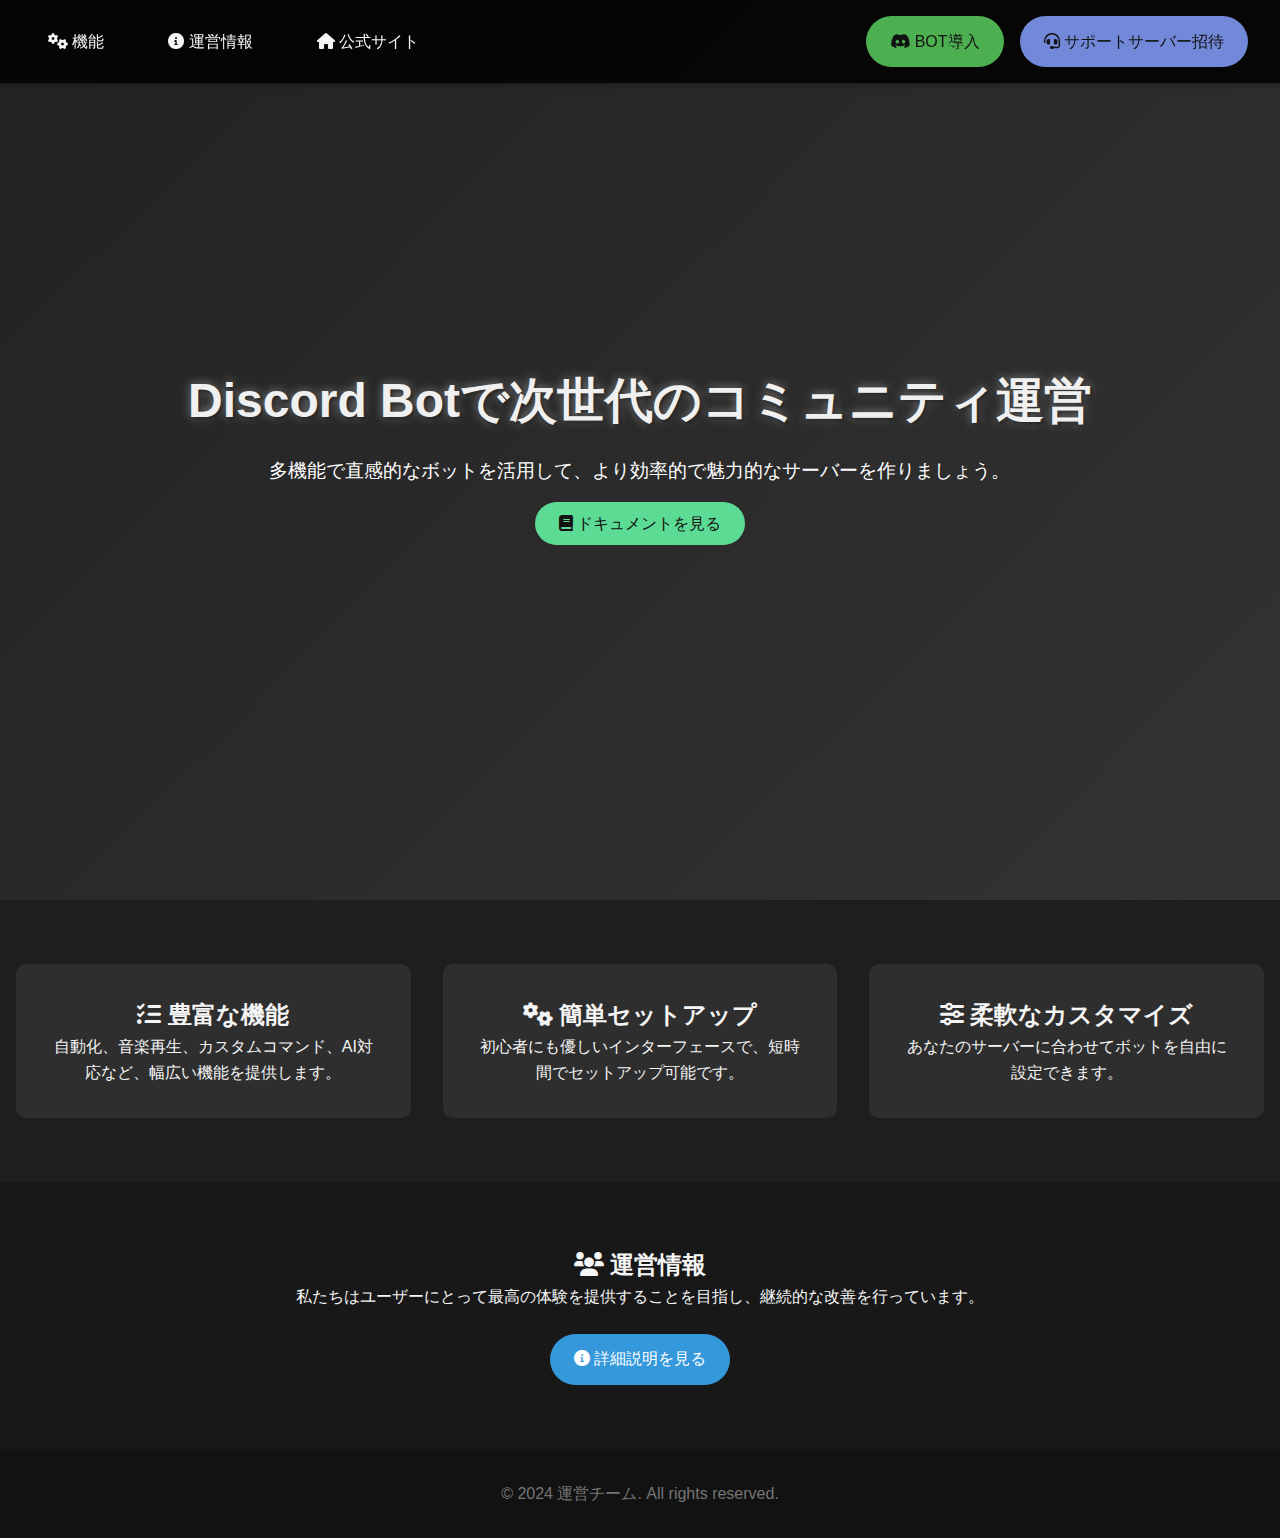
<file: index.html>
<!DOCTYPE html>
<html lang="ja">
<head>
    <meta charset="UTF-8">
    <meta name="viewport" content="width=device-width, initial-scale=1.0">
    <title>Discord Bot サポートページ</title>
    <!-- FontAwesome CDN -->
    <link rel="stylesheet" href="https://cdnjs.cloudflare.com/ajax/libs/font-awesome/6.0.0-beta3/css/all.min.css">
    <link rel="stylesheet" href="styles.css">
</head>
<body>
    <!-- 固定ナビゲーションバー -->
    <nav class="navbar">
        <ul>
            <li><a href="https://example.com/features" target="_blank"><i class="fas fa-cogs"></i> 機能</a></li> <!-- 機能ページのURL -->
            <li><a href="https://vibeshiftteam.github.io/VibeShiftTeam/index.html" target="_blank"><i class="fas fa-info-circle"></i> 運営情報</a></li> <!-- 運営情報ページのURL -->
            <li><a href="https://example.com" target="_blank"><i class="fas fa-home"></i> 公式サイト</a></li> <!-- 公式サイトのURL -->
        </ul>
        <div class="navbar-buttons">
            <a href="https://example.com/bot-invite" class="cta-button bot-invite" target="_blank"><i class="fab fa-discord"></i> BOT導入</a> <!-- BOT導入ページのURL -->
            <a href="https://discord.com/invite/bwFdJZBwpW" class="cta-button support-server" target="_blank"><i class="fas fa-headset"></i> サポートサーバー招待</a> <!-- サポートサーバー招待URL -->
        </div>
    </nav>

    <!-- ヒーローセクション -->
    <header class="hero">
        <div class="hero-content">
            <h1>Discord Botで次世代のコミュニティ運営</h1>
            <p>多機能で直感的なボットを活用して、より効率的で魅力的なサーバーを作りましょう。</p>
            <a href="docs.html" class="cta-button"><i class="fas fa-book"></i> ドキュメントを見る</a> <!-- ドキュメントページ -->
        </div>
    </header>

    <!-- メインセクション -->
    <main>
        <section id="features" class="section features">
            <div class="feature">
                <h2><i class="fas fa-tasks"></i> 豊富な機能</h2>
                <p>自動化、音楽再生、カスタムコマンド、AI対応など、幅広い機能を提供します。</p>
            </div>
            <div class="feature">
                <h2><i class="fas fa-cogs"></i> 簡単セットアップ</h2>
                <p>初心者にも優しいインターフェースで、短時間でセットアップ可能です。</p>
            </div>
            <div class="feature">
                <h2><i class="fas fa-sliders-h"></i> 柔軟なカスタマイズ</h2>
                <p>あなたのサーバーに合わせてボットを自由に設定できます。</p>
            </div>
        </section>
        
        <section id="about" class="section about">
            <div class="about-content">
                <h2><i class="fas fa-users"></i> 運営情報</h2>
                <p>私たちはユーザーにとって最高の体験を提供することを目指し、継続的な改善を行っています。</p>
                <a href="https://vibeshiftteam.github.io/VibeShiftTeam/index.html" class="cta-button" target="_blank"><i class="fas fa-info-circle"></i> 詳細説明を見る</a> <!-- 運営情報詳細ページ -->
            </div>
        </section>
    </main>

    <!-- フッター -->
    <footer class="footer">
        <p>&copy; 2024 運営チーム. All rights reserved.</p>
    </footer>

    <!-- スクリプト -->
    <script src="script.js"></script>
</body>
</html>
</file>
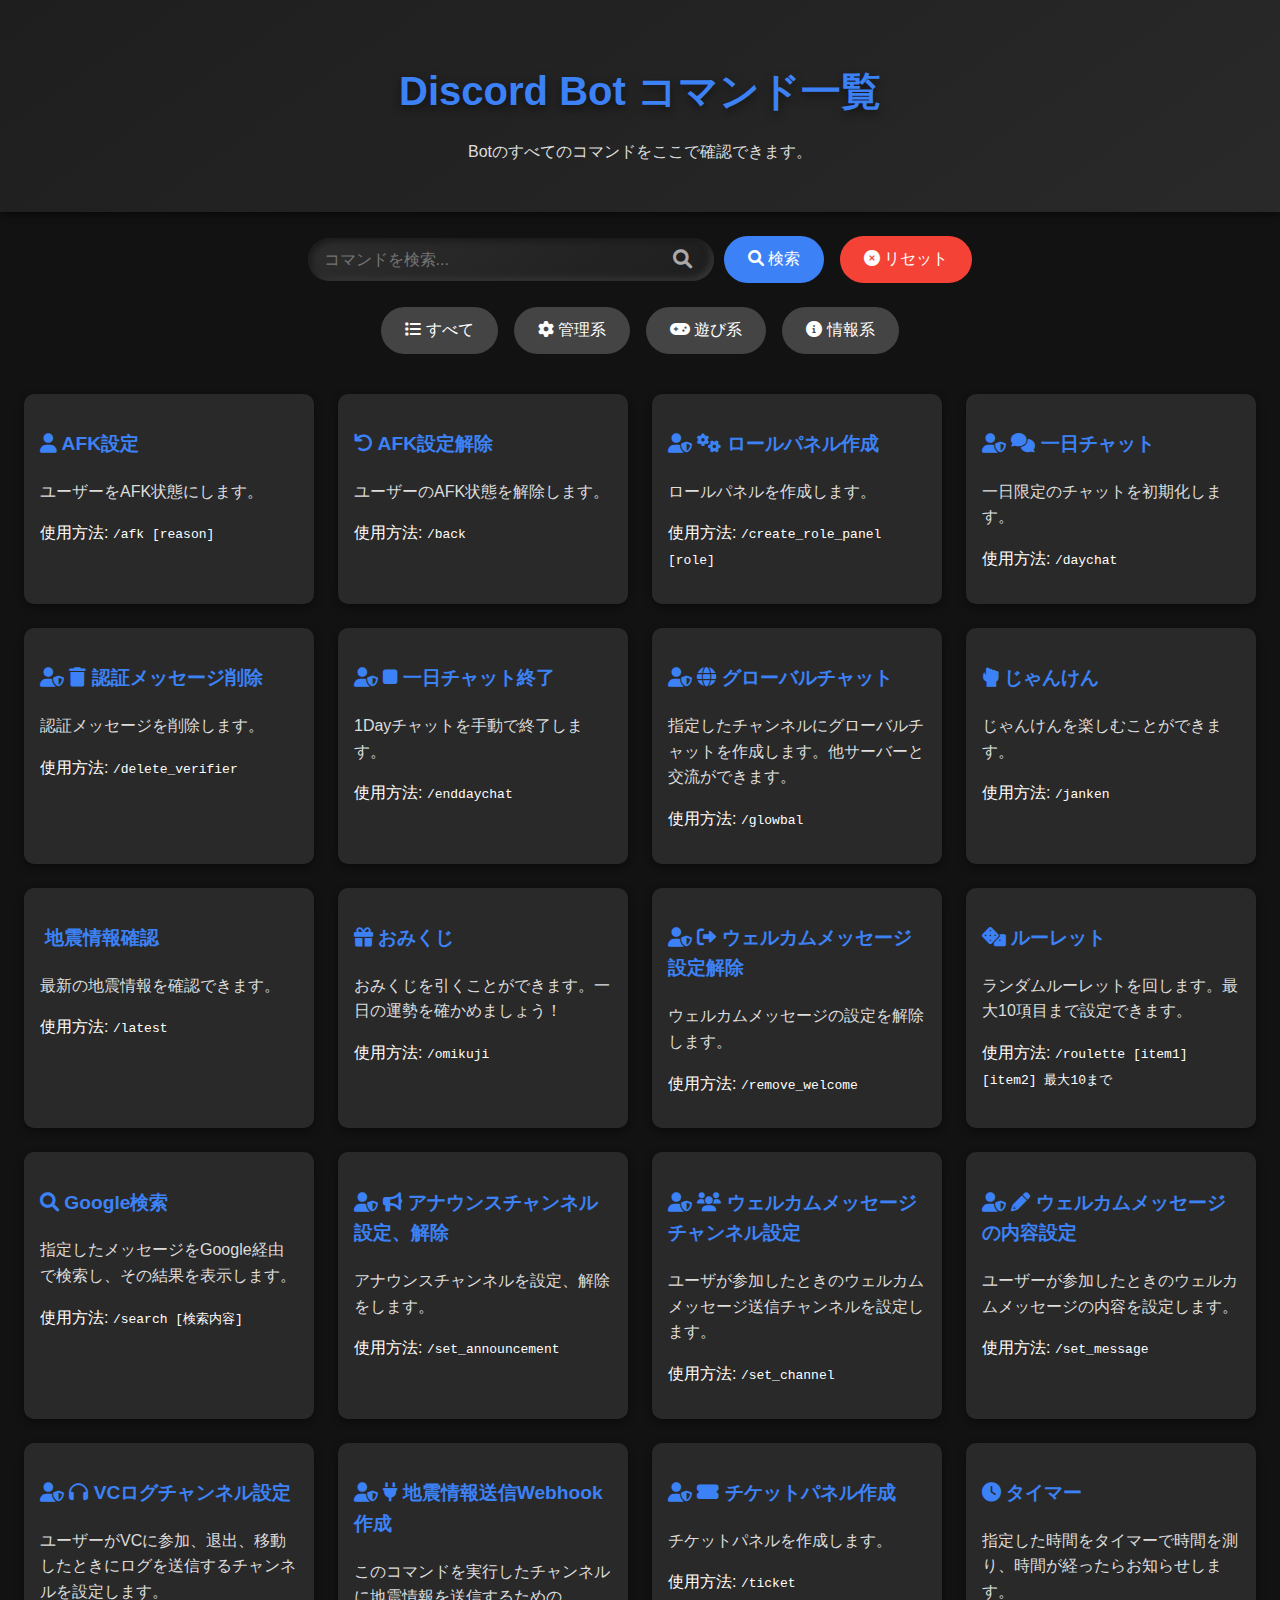
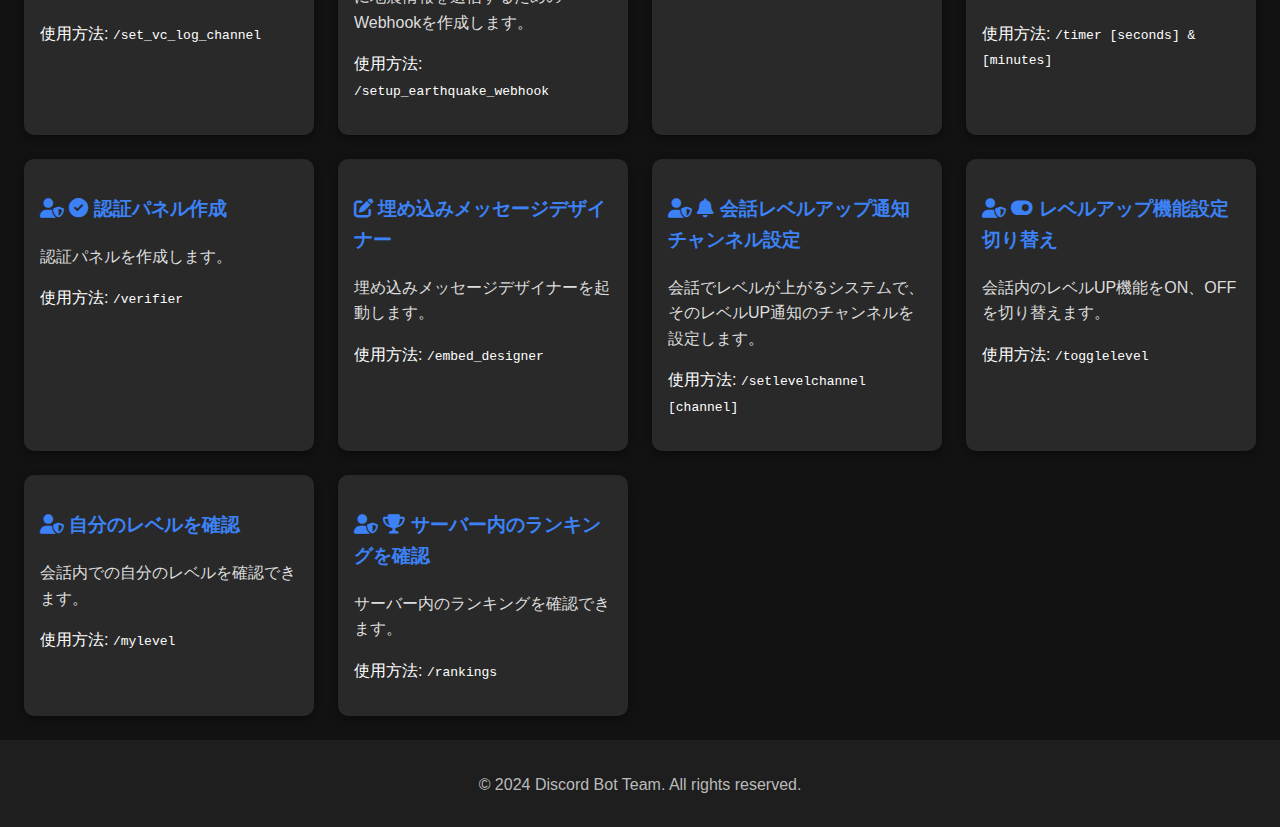
<file: docs.html>
<!DOCTYPE html>
<html lang="ja">
<head>
    <meta charset="UTF-8">
    <meta name="viewport" content="width=device-width, initial-scale=1.0">
    <title>Discord Bot コマンド一覧</title>
    <link rel="stylesheet" href="https://cdnjs.cloudflare.com/ajax/libs/font-awesome/6.0.0-beta3/css/all.min.css">
    <link rel="stylesheet" href="docs.css">
</head>
<body>
    <div id="root">
        <!-- ヘッダー -->
        <header class="header">
            <h1>Discord Bot コマンド一覧</h1>
            <p>Botのすべてのコマンドをここで確認できます。</p>
        </header>

        <!-- 検索機能 -->
        <section class="search-container">
            <div class="search-wrapper">
                <input type="text" id="search" placeholder="コマンドを検索..." />
                <span class="search-icon"><i class="fa fa-search"></i></span>
            </div>
            <button id="search-btn" aria-label="検索実行">
                <i class="fa fa-search"></i> <span>検索</span>
            </button>
            <button id="reset-btn" aria-label="検索リセット">
                <i class="fa fa-times-circle"></i> <span>リセット</span>
            </button>
        </section>

        <!-- コマンドカテゴリー -->
        <section class="category-container">
            <button class="category-btn" data-category="all">
                <i class="fa fa-list"></i> <span>すべて</span>
            </button>
            <button class="category-btn" data-category="1">
                <i class="fa fa-cog"></i> <span>管理系</span>
            </button>
            <button class="category-btn" data-category="2">
                <i class="fa fa-gamepad"></i> <span>遊び系</span>
            </button>
            <button class="category-btn" data-category="3">
                <i class="fa fa-info-circle"></i> <span>情報系</span>
            </button>
        </section>

        <!-- コマンドリスト -->
        <main>
            <section class="command-list" id="command-list">
                <p id="no-results-message" style="text-align: center; color: #bbb; display: none;">
                    検索結果がありません。
                </p>
            </section>
        </main>

        <!-- フッター -->
        <footer class="footer">
            <p>&copy; 2024 Discord Bot Team. All rights reserved.</p>
        </footer>
    </div>

    <script src="docs.js"></script>
</body>
</html>
</file>
<file: styles.css>
/* ベーススタイル */
* {
    margin: 0;
    padding: 0;
    box-sizing: border-box;
}

body {
    font-family: 'Noto Sans JP', sans-serif;
    line-height: 1.6;
    color: #f5f5f5;
    background-color: #121212;
    scroll-behavior: smooth;
}

/* すべてのリンクの下線を削除 */
a {
    text-decoration: none;  /* リンクの下線を削除 */
}

/* ナビゲーションバー */
.navbar {
    position: fixed;
    top: 0;
    width: 100%;
    background: rgba(0, 0, 0, 0.85);
    padding: 1rem 0;
    z-index: 1000;
    box-shadow: 0 2px 5px rgba(0, 0, 0, 0.3);
    display: flex;
    justify-content: space-between;
    align-items: center;
}

.navbar ul {
    list-style: none;
    display: flex;
    gap: 2rem;
    margin-left: 2rem;
}

.navbar ul li a {
    color: #f5f5f5;
    font-size: 1rem;
    padding: 0.5rem 1rem;
    transition: background 0.3s, color 0.3s;
}

.navbar ul li a:hover {
    background: #5cdb95;
    color: #121212;
    border-radius: 5px;
}

/* ボタン */
.navbar-buttons {
    display: flex;
    gap: 1rem;
    margin-right: 2rem;
}

.cta-button {
    background: #5cdb95;
    color: #121212;
    padding: 0.8rem 1.5rem;
    border: none;
    border-radius: 30px;
    font-size: 1rem;
    cursor: pointer;
    transition: transform 0.3s, background 0.3s;
    outline: none;  /* クリック時の枠線を削除 */
}

.cta-button:hover {
    background: #45b582;
    transform: scale(1.1);
}

.cta-button.bot-invite {
    background: #4CAF50;
}

.cta-button.support-server {
    background: #7289da;
}

/* ヒーローヘッダー */
.hero {
    height: 100vh;
    background: linear-gradient(135deg, #222, #333);
    display: flex;
    justify-content: center;
    align-items: center;
    text-align: center;
    color: #fff;
}

.hero-content h1 {
    font-size: 3rem; /* タイトルの大きさ */
    font-weight: bold; /* 太字 */
    color: #f0f0f0; /* 明るい灰色の文字（白に近い） */
    text-shadow: 2px 2px 5px rgba(0, 0, 0, 0.7), /* 黒い控えめな影 */
                 0px 0px 10px rgba(255, 255, 255, 0.5); /* 軽いグロー効果 */
    margin-bottom: 1rem; /* 下の余白 */
    text-align: center; /* 中央寄せ */
}

.hero-content p {
    font-size: 1.2rem;
    margin-bottom: 1.5rem;
}

/* メインセクション */
.section {
    padding: 4rem 1rem;
    text-align: center;
}

.features {
    background: #1e1e1e;
    display: grid;
    grid-template-columns: repeat(auto-fit, minmax(300px, 1fr));
    gap: 2rem;
}

.feature {
    padding: 2rem;
    background: #2e2e2e;
    border-radius: 10px;
    transition: transform 0.3s, box-shadow 0.3s;
}

.feature:hover {
    transform: translateY(-10px);
    box-shadow: 0 5px 15px rgba(255, 255, 255, 0.1);
}

.about {
    background: #181818;
    padding: 4rem 1rem;
}

/* 詳細説明ボタン */
.about-content .cta-button {
    background: #3498db;
    color: #fff;
    padding: 0.8rem 1.5rem;
    border-radius: 30px;
    font-size: 1rem;
    text-align: center;
    display: inline-block;
    margin-top: 1.5rem;
    transition: transform 0.3s, background 0.3s;
}

.about-content .cta-button:hover {
    background: #2980b9;
    transform: scale(1.1);
}

/* フッター */
.footer {
    background: #121212;
    padding: 2rem 1rem;
    text-align: center;
    color: #757575;
}
</file>
<file: docs.css>
/* グローバルスタイル */
:root {
    --primary-color: #3c82f6;
    --background-color: #121212;
    --secondary-background-color: #292929;
    --text-color: #ffffff;
    --muted-text-color: #bbb;
    --danger-color: #f44336;
}

body, html {
    margin: 0;
    padding: 0;
    font-family: 'Arial', sans-serif;
    background: var(--background-color);
    color: var(--text-color);
    line-height: 1.6;
    height: 100%;
}

/* ヘッダー */
.header {
    text-align: center;
    padding: 2rem;
    background: linear-gradient(145deg, #1e1e1e, #292929);
    box-shadow: 0 4px 6px rgba(0, 0, 0, 0.4);
}

.header h1 {
    font-size: 2.5rem;
    color: var(--primary-color);
    text-shadow: 0 4px 10px rgba(0, 0, 0, 0.5);
    margin-bottom: 1rem;
}

.header p {
    font-size: 1rem;
    color: #ddd;
}

/* 検索コンテナ */
.search-container {
    display: flex;
    justify-content: center;
    align-items: center;
    margin: 1.5rem 0;
    gap: 1rem;
    flex-wrap: wrap; /* 子要素を折り返す設定 */
}

.search-wrapper {
    position: relative;
    flex: 1;
    max-width: 400px;
}

#search {
    width: 90%;
    max-width: 350px;
    padding: 0.8rem 2.5rem 0.8rem 1rem;
    border: none;
    border-radius: 30px;
    background: linear-gradient(145deg, #2d2d2d, #1e1e1e);
    color: var(--text-color);
    font-size: 1rem;
    outline: none;
    box-shadow: inset 3px 3px 6px #1a1a1a, inset -3px -3px 6px #383838;
    transition: box-shadow 0.3s ease, transform 0.3s ease;
}

#search:focus {
    box-shadow: 0 0 10px var(--primary-color);
    transform: scale(1.02);
}

.search-icon {
    position: absolute;
    top: 50%;
    right: 1rem;
    transform: translateY(-50%);
    color: #aaa;
    font-size: 1.2rem;
    pointer-events: none;
}

button {
    padding: 0.8rem 1.5rem;
    border: none;
    border-radius: 30px;
    font-size: 1rem;
    cursor: pointer;
    transition: background 0.3s ease, transform 0.2s ease;
}

button:hover {
    transform: scale(1.1);
}

#search-btn {
    background: var(--primary-color);
    color: var(--text-color);
}

#reset-btn {
    background: var(--danger-color);
    color: var(--text-color);
}

/* カテゴリーボタン */
.category-container {
    display: flex;
    justify-content: center;
    margin: 1rem 0;
    gap: 1rem;
    flex-wrap: wrap;
}

.category-btn {
    background: #444;
    color: var(--text-color);
}

.category-btn:hover {
    background: var(--primary-color);
}

/* コマンドリスト */
.command-list {
    display: grid;
    grid-template-columns: repeat(auto-fit, minmax(280px, 1fr));
    gap: 1.5rem;
    padding: 1.5rem;
}

.command {
    background: var(--secondary-background-color);
    padding: 1rem;
    border-radius: 10px;
    box-shadow: 0 3px 8px rgba(0, 0, 0, 0.4);
}

.command:hover {
    transform: translateY(-3px);
}

.command-title {
    font-size: 1.2rem;
    color: var(--primary-color);
}

.command-description {
    font-size: 1rem;
    color: #ddd;
}

/* フッター */
.footer {
    text-align: center;
    padding: 1rem;
    background: #1e1e1e;
    color: var(--muted-text-color);
}

/* モバイル対応 */
@media (max-width: 768px) {
    .search-container {
        flex-direction: column;
        gap: 0.8rem;
        align-items: stretch;
    }

    #search {
        width: 100%;
    }

    button {
        width: 100%;
    }

    .header h1 {
        font-size: 2rem; /* ヘッダー文字を少し縮小 */
    }

    .command-list {
        grid-template-columns: 1fr; /* 1列表示 */
    }
}

@media (max-width: 480px) {
    .search-container {
        gap: 0.5rem;
    }

    #search {
        font-size: 0.9rem; /* 検索バーの文字を小さく */
        padding: 0.6rem 1.5rem 0.6rem 0.8rem;
    }

    button {
        font-size: 0.9rem; /* ボタンの文字サイズを調整 */
        padding: 0.6rem 1rem;
    }

    .header h1 {
        font-size: 1.8rem;
    }
}

.admin-btn {
    background: #555;
    color: var(--text-color);
}

.admin-btn:hover {
    background: var(--danger-color);
}
</file>
